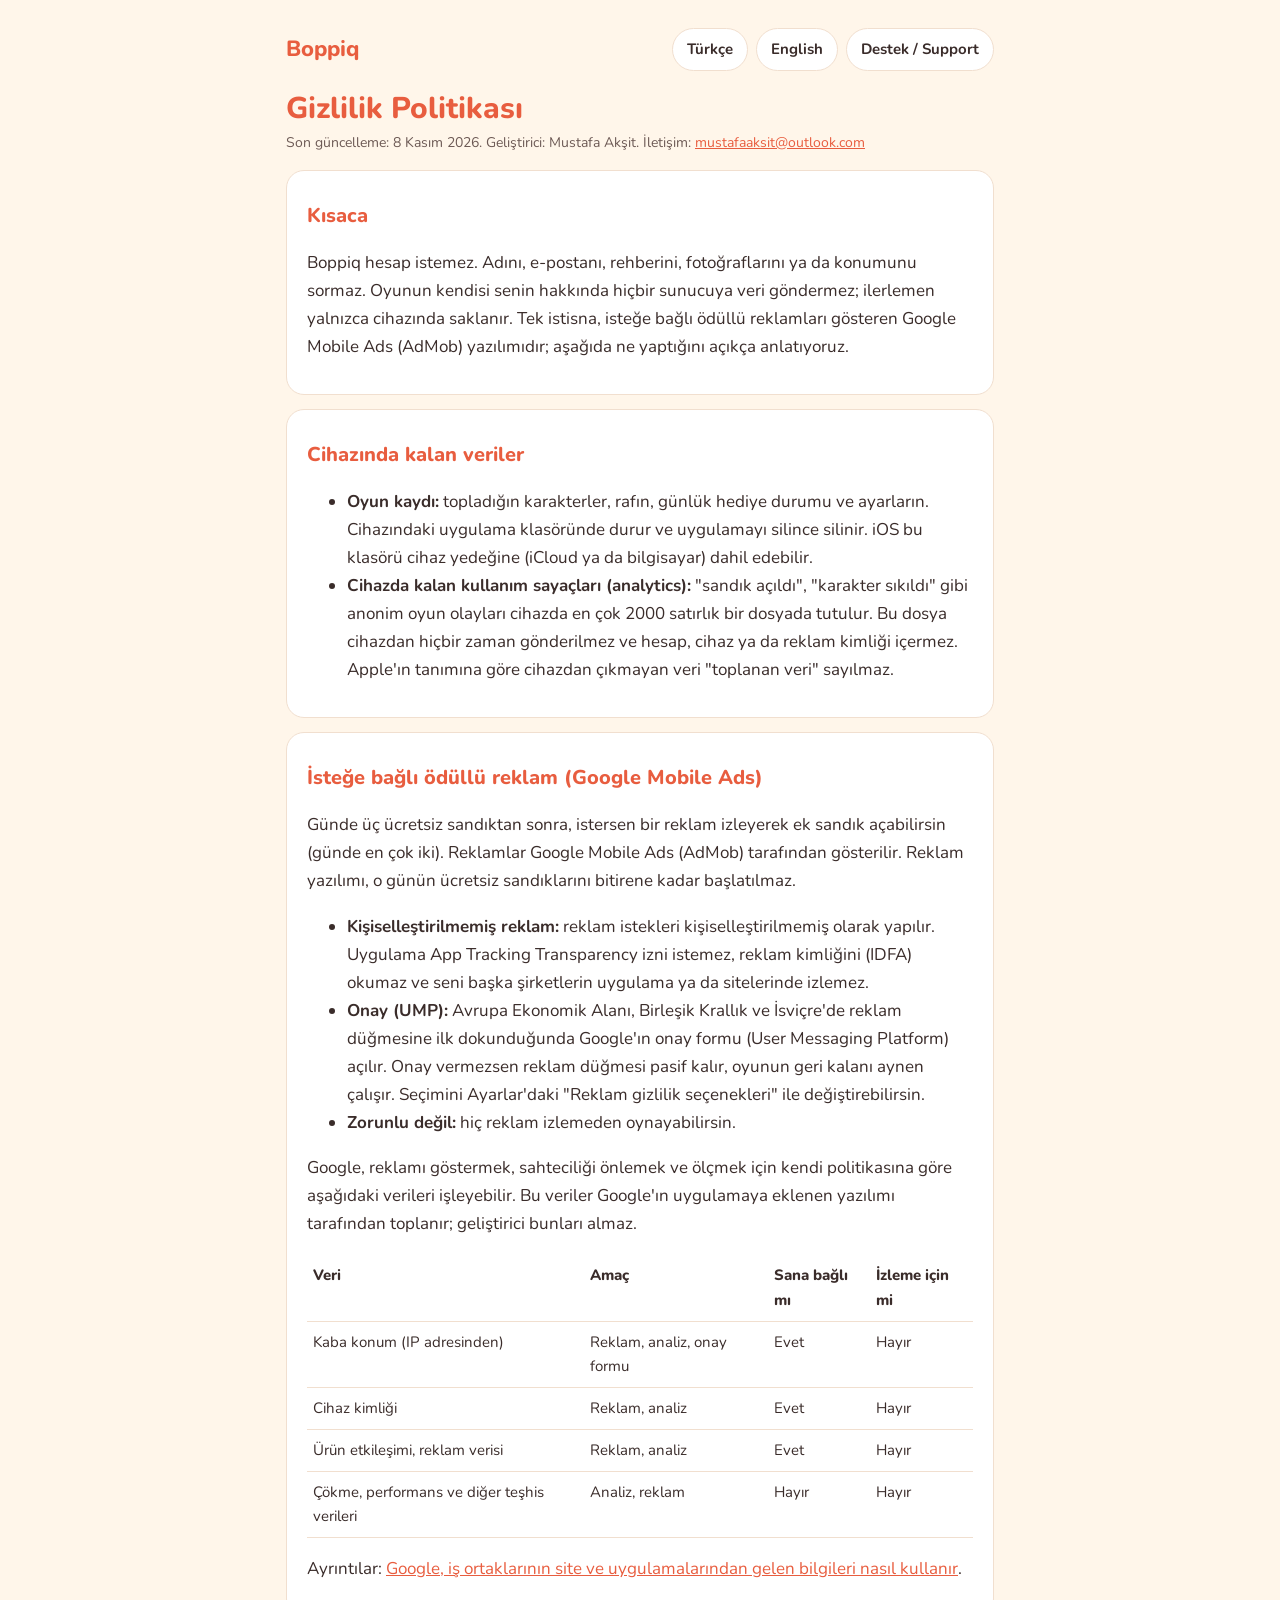
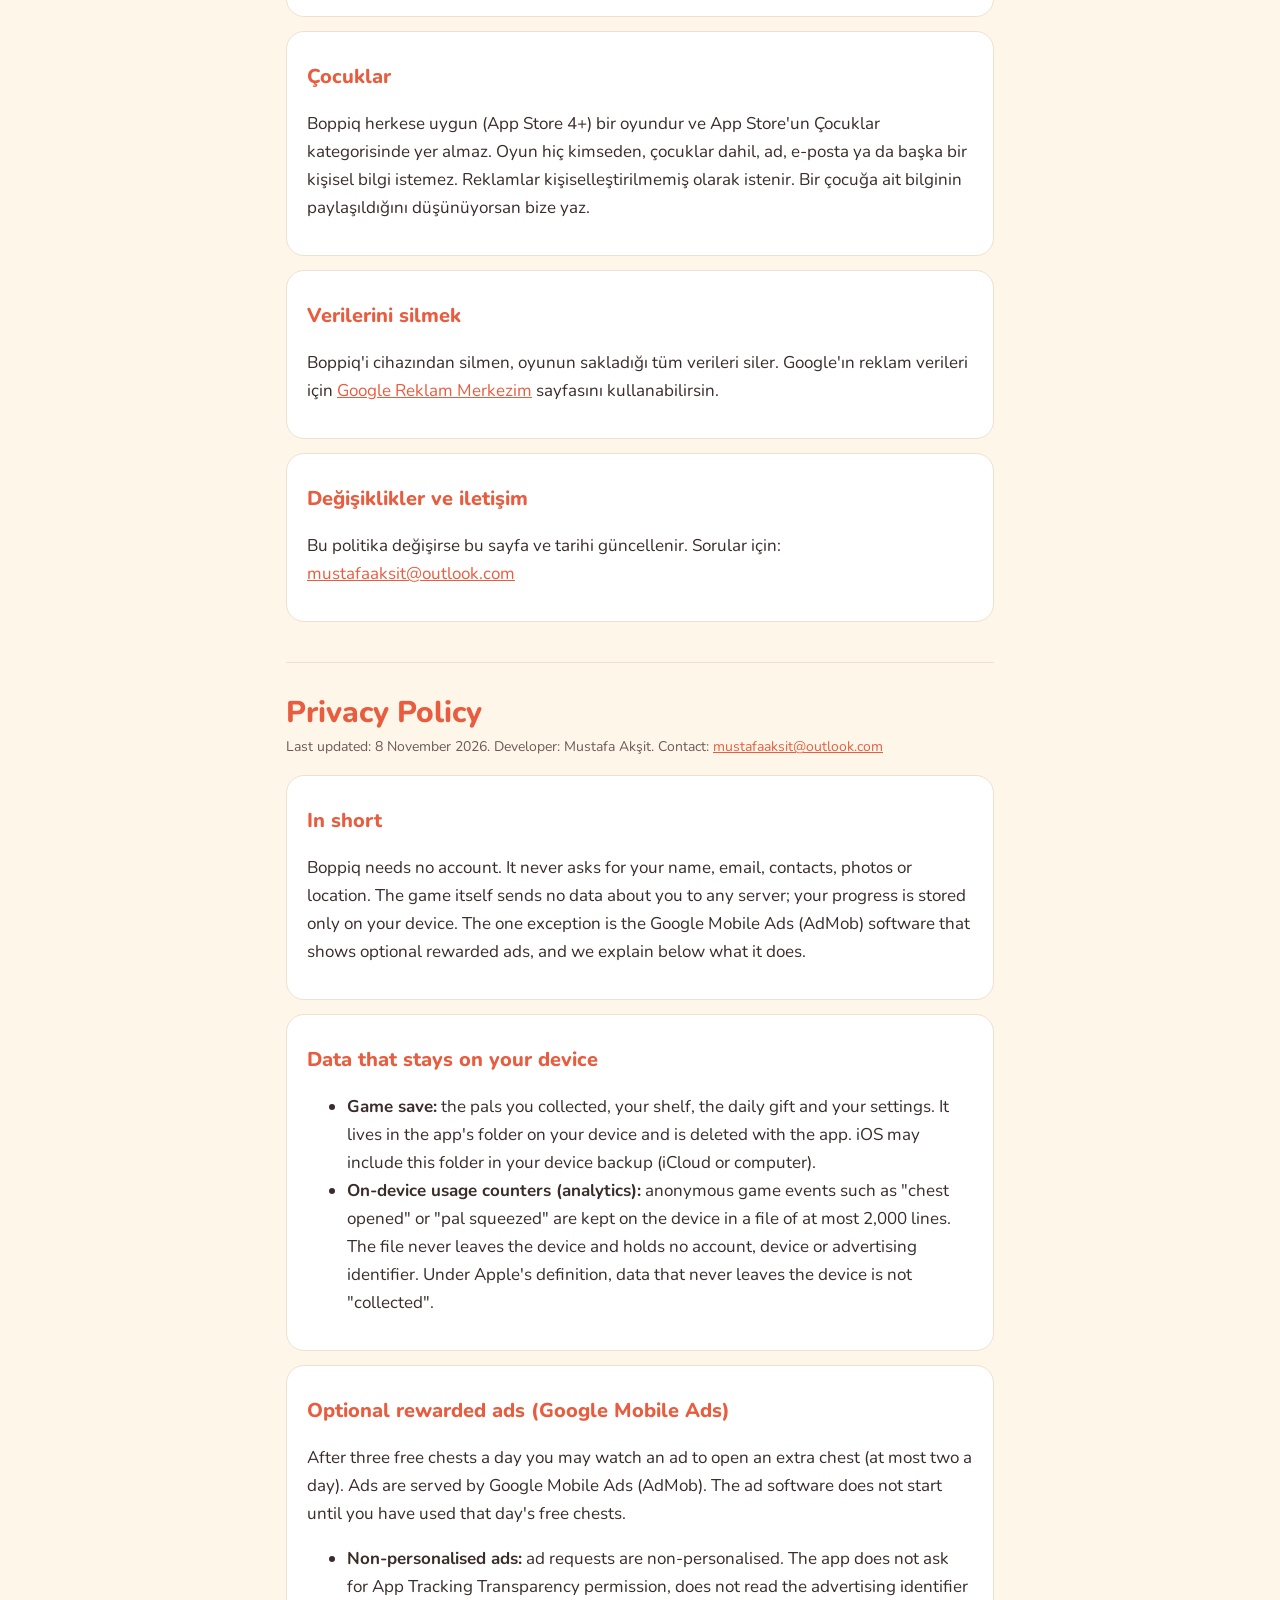
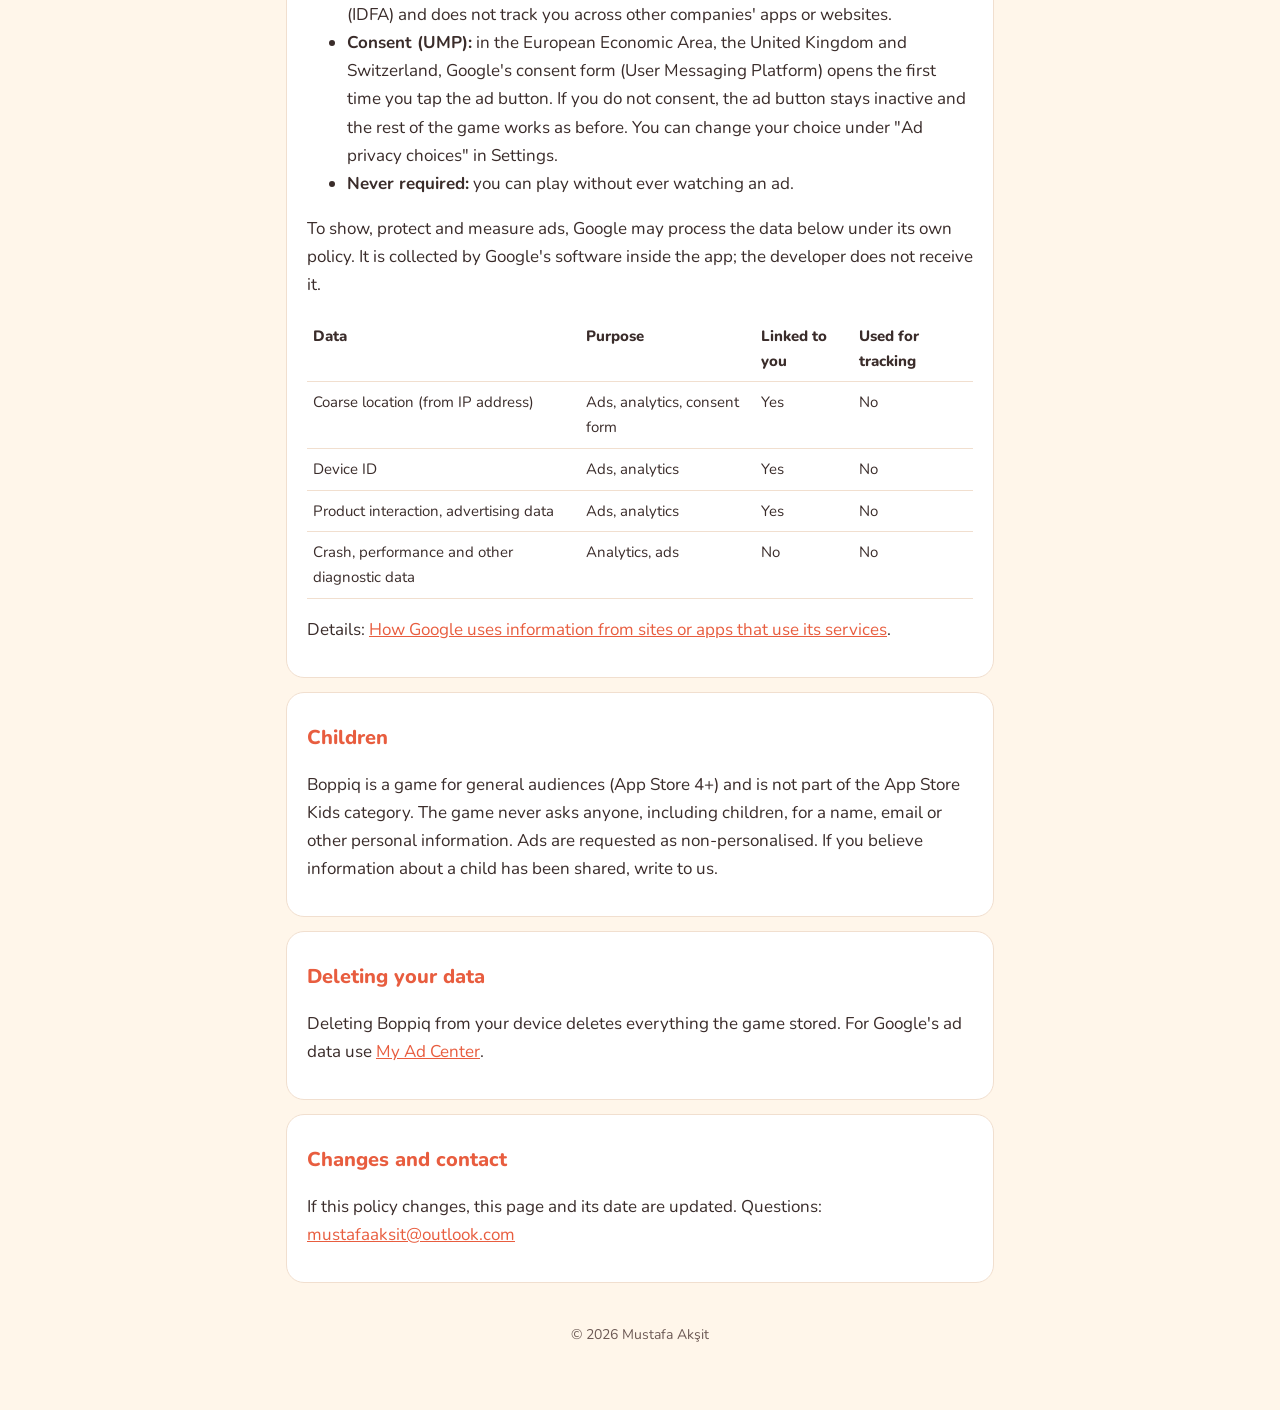
<file: index.html>
<!doctype html>
<html lang="tr"><head><meta charset="utf-8"><meta name="viewport" content="width=device-width,initial-scale=1">
<title>Boppiq Gizlilik Politikası / Privacy Policy</title>
<meta name="description" content="Boppiq gizlilik politikası. Boppiq privacy policy.">
<link rel="preconnect" href="https://fonts.googleapis.com"><link rel="preconnect" href="https://fonts.gstatic.com" crossorigin>
<link href="https://fonts.googleapis.com/css2?family=Nunito:wght@400;700;800&display=swap" rel="stylesheet">
<link rel="stylesheet" href="style.css"></head>
<body><main>
<header><a class="brand" href="./">Boppiq</a><nav class="lang"><a href="#tr" lang="tr">Türkçe</a><a href="#en" lang="en">English</a><a href="support.html">Destek / Support</a></nav></header>

<article id="tr" lang="tr">
<h1>Gizlilik Politikası</h1>
<p class="meta">Son güncelleme: 8 Kasım 2026. Geliştirici: Mustafa Akşit. İletişim: <a href="mailto:mustafaaksit@outlook.com">mustafaaksit@outlook.com</a></p>

<section><h2>Kısaca</h2>
<p>Boppiq hesap istemez. Adını, e-postanı, rehberini, fotoğraflarını ya da konumunu sormaz. Oyunun kendisi senin hakkında hiçbir sunucuya veri göndermez; ilerlemen yalnızca cihazında saklanır. Tek istisna, isteğe bağlı ödüllü reklamları gösteren Google Mobile Ads (AdMob) yazılımıdır; aşağıda ne yaptığını açıkça anlatıyoruz.</p></section>

<section><h2>Cihazında kalan veriler</h2>
<ul>
<li><strong>Oyun kaydı:</strong> topladığın karakterler, rafın, günlük hediye durumu ve ayarların. Cihazındaki uygulama klasöründe durur ve uygulamayı silince silinir. iOS bu klasörü cihaz yedeğine (iCloud ya da bilgisayar) dahil edebilir.</li>
<li><strong>Cihazda kalan kullanım sayaçları (analytics):</strong> "sandık açıldı", "karakter sıkıldı" gibi anonim oyun olayları cihazda en çok 2000 satırlık bir dosyada tutulur. Bu dosya cihazdan hiçbir zaman gönderilmez ve hesap, cihaz ya da reklam kimliği içermez. Apple'ın tanımına göre cihazdan çıkmayan veri "toplanan veri" sayılmaz.</li>
</ul></section>

<section><h2>İsteğe bağlı ödüllü reklam (Google Mobile Ads)</h2>
<p>Günde üç ücretsiz sandıktan sonra, istersen bir reklam izleyerek ek sandık açabilirsin (günde en çok iki). Reklamlar Google Mobile Ads (AdMob) tarafından gösterilir. Reklam yazılımı, o günün ücretsiz sandıklarını bitirene kadar başlatılmaz.</p>
<ul>
<li><strong>Kişiselleştirilmemiş reklam:</strong> reklam istekleri kişiselleştirilmemiş olarak yapılır. Uygulama App Tracking Transparency izni istemez, reklam kimliğini (IDFA) okumaz ve seni başka şirketlerin uygulama ya da sitelerinde izlemez.</li>
<li><strong>Onay (UMP):</strong> Avrupa Ekonomik Alanı, Birleşik Krallık ve İsviçre'de reklam düğmesine ilk dokunduğunda Google'ın onay formu (User Messaging Platform) açılır. Onay vermezsen reklam düğmesi pasif kalır, oyunun geri kalanı aynen çalışır. Seçimini Ayarlar'daki "Reklam gizlilik seçenekleri" ile değiştirebilirsin.</li>
<li><strong>Zorunlu değil:</strong> hiç reklam izlemeden oynayabilirsin.</li>
</ul>
<p>Google, reklamı göstermek, sahteciliği önlemek ve ölçmek için kendi politikasına göre aşağıdaki verileri işleyebilir. Bu veriler Google'ın uygulamaya eklenen yazılımı tarafından toplanır; geliştirici bunları almaz.</p>
<div class="wrap"><table>
<tr><th>Veri</th><th>Amaç</th><th>Sana bağlı mı</th><th>İzleme için mi</th></tr>
<tr><td>Kaba konum (IP adresinden)</td><td>Reklam, analiz, onay formu</td><td>Evet</td><td>Hayır</td></tr>
<tr><td>Cihaz kimliği</td><td>Reklam, analiz</td><td>Evet</td><td>Hayır</td></tr>
<tr><td>Ürün etkileşimi, reklam verisi</td><td>Reklam, analiz</td><td>Evet</td><td>Hayır</td></tr>
<tr><td>Çökme, performans ve diğer teşhis verileri</td><td>Analiz, reklam</td><td>Hayır</td><td>Hayır</td></tr>
</table></div>
<p>Ayrıntılar: <a href="https://policies.google.com/technologies/partner-sites?hl=tr">Google, iş ortaklarının site ve uygulamalarından gelen bilgileri nasıl kullanır</a>.</p></section>

<section><h2>Çocuklar</h2>
<p>Boppiq herkese uygun (App Store 4+) bir oyundur ve App Store'un Çocuklar kategorisinde yer almaz. Oyun hiç kimseden, çocuklar dahil, ad, e-posta ya da başka bir kişisel bilgi istemez. Reklamlar kişiselleştirilmemiş olarak istenir. Bir çocuğa ait bilginin paylaşıldığını düşünüyorsan bize yaz.</p></section>

<section><h2>Verilerini silmek</h2>
<p>Boppiq'i cihazından silmen, oyunun sakladığı tüm verileri siler. Google'ın reklam verileri için <a href="https://myadcenter.google.com/">Google Reklam Merkezim</a> sayfasını kullanabilirsin.</p></section>

<section><h2>Değişiklikler ve iletişim</h2>
<p>Bu politika değişirse bu sayfa ve tarihi güncellenir. Sorular için: <a href="mailto:mustafaaksit@outlook.com">mustafaaksit@outlook.com</a></p></section>
</article>

<hr>

<article id="en" lang="en">
<h1>Privacy Policy</h1>
<p class="meta">Last updated: 8 November 2026. Developer: Mustafa Akşit. Contact: <a href="mailto:mustafaaksit@outlook.com">mustafaaksit@outlook.com</a></p>

<section><h2>In short</h2>
<p>Boppiq needs no account. It never asks for your name, email, contacts, photos or location. The game itself sends no data about you to any server; your progress is stored only on your device. The one exception is the Google Mobile Ads (AdMob) software that shows optional rewarded ads, and we explain below what it does.</p></section>

<section><h2>Data that stays on your device</h2>
<ul>
<li><strong>Game save:</strong> the pals you collected, your shelf, the daily gift and your settings. It lives in the app's folder on your device and is deleted with the app. iOS may include this folder in your device backup (iCloud or computer).</li>
<li><strong>On-device usage counters (analytics):</strong> anonymous game events such as "chest opened" or "pal squeezed" are kept on the device in a file of at most 2,000 lines. The file never leaves the device and holds no account, device or advertising identifier. Under Apple's definition, data that never leaves the device is not "collected".</li>
</ul></section>

<section><h2>Optional rewarded ads (Google Mobile Ads)</h2>
<p>After three free chests a day you may watch an ad to open an extra chest (at most two a day). Ads are served by Google Mobile Ads (AdMob). The ad software does not start until you have used that day's free chests.</p>
<ul>
<li><strong>Non-personalised ads:</strong> ad requests are non-personalised. The app does not ask for App Tracking Transparency permission, does not read the advertising identifier (IDFA) and does not track you across other companies' apps or websites.</li>
<li><strong>Consent (UMP):</strong> in the European Economic Area, the United Kingdom and Switzerland, Google's consent form (User Messaging Platform) opens the first time you tap the ad button. If you do not consent, the ad button stays inactive and the rest of the game works as before. You can change your choice under "Ad privacy choices" in Settings.</li>
<li><strong>Never required:</strong> you can play without ever watching an ad.</li>
</ul>
<p>To show, protect and measure ads, Google may process the data below under its own policy. It is collected by Google's software inside the app; the developer does not receive it.</p>
<div class="wrap"><table>
<tr><th>Data</th><th>Purpose</th><th>Linked to you</th><th>Used for tracking</th></tr>
<tr><td>Coarse location (from IP address)</td><td>Ads, analytics, consent form</td><td>Yes</td><td>No</td></tr>
<tr><td>Device ID</td><td>Ads, analytics</td><td>Yes</td><td>No</td></tr>
<tr><td>Product interaction, advertising data</td><td>Ads, analytics</td><td>Yes</td><td>No</td></tr>
<tr><td>Crash, performance and other diagnostic data</td><td>Analytics, ads</td><td>No</td><td>No</td></tr>
</table></div>
<p>Details: <a href="https://policies.google.com/technologies/partner-sites">How Google uses information from sites or apps that use its services</a>.</p></section>

<section><h2>Children</h2>
<p>Boppiq is a game for general audiences (App Store 4+) and is not part of the App Store Kids category. The game never asks anyone, including children, for a name, email or other personal information. Ads are requested as non-personalised. If you believe information about a child has been shared, write to us.</p></section>

<section><h2>Deleting your data</h2>
<p>Deleting Boppiq from your device deletes everything the game stored. For Google's ad data use <a href="https://myadcenter.google.com/">My Ad Center</a>.</p></section>

<section><h2>Changes and contact</h2>
<p>If this policy changes, this page and its date are updated. Questions: <a href="mailto:mustafaaksit@outlook.com">mustafaaksit@outlook.com</a></p></section>
</article>
<footer>© 2026 Mustafa Akşit</footer>
</main></body></html>
</file>
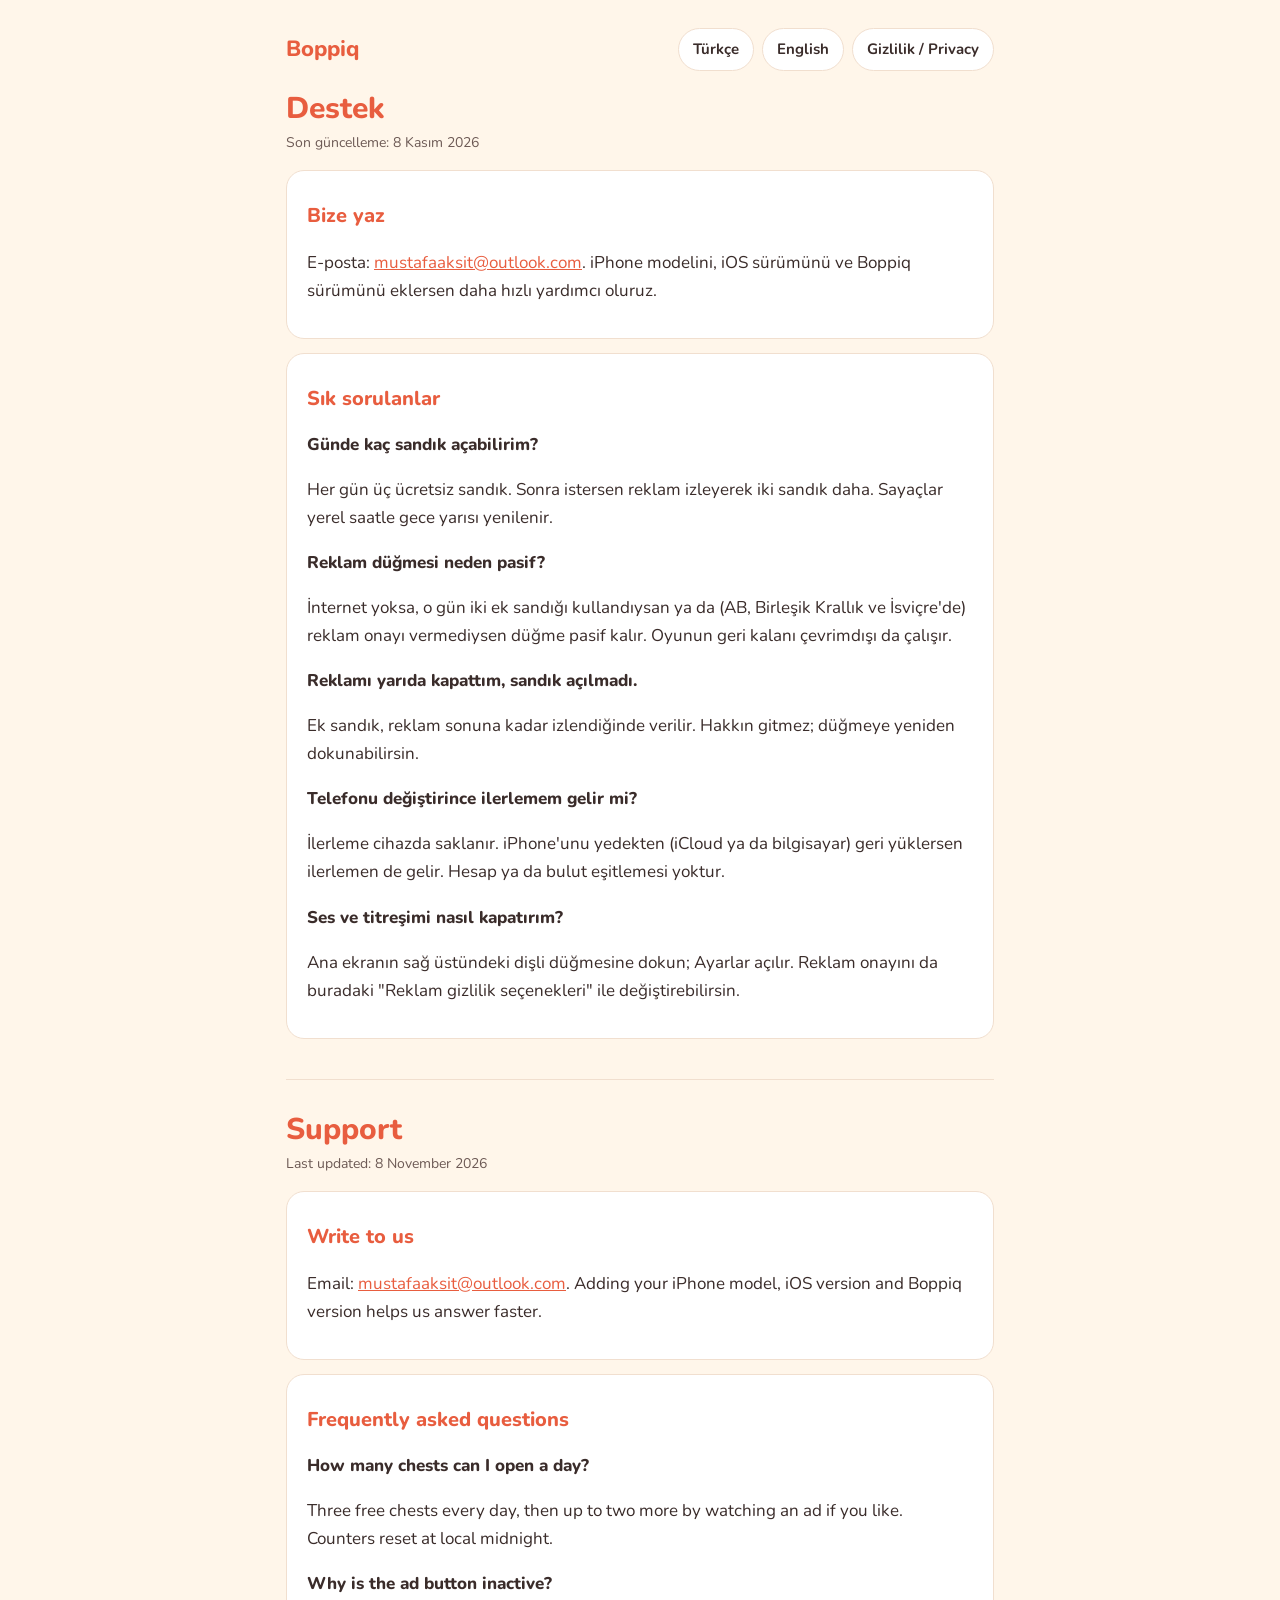
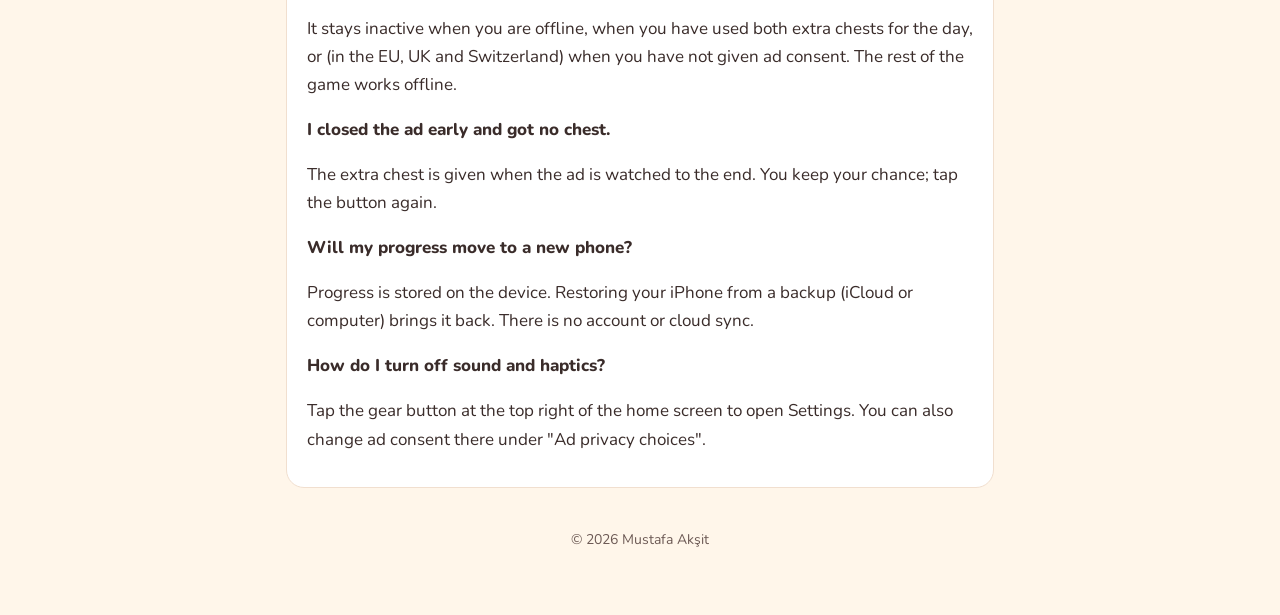
<file: support.html>
<!doctype html>
<html lang="tr"><head><meta charset="utf-8"><meta name="viewport" content="width=device-width,initial-scale=1">
<title>Boppiq Destek / Support</title>
<meta name="description" content="Boppiq destek ve sık sorulanlar. Boppiq support and FAQ.">
<link rel="preconnect" href="https://fonts.googleapis.com"><link rel="preconnect" href="https://fonts.gstatic.com" crossorigin>
<link href="https://fonts.googleapis.com/css2?family=Nunito:wght@400;700;800&display=swap" rel="stylesheet">
<link rel="stylesheet" href="style.css"></head>
<body><main>
<header><a class="brand" href="./">Boppiq</a><nav class="lang"><a href="#tr" lang="tr">Türkçe</a><a href="#en" lang="en">English</a><a href="./">Gizlilik / Privacy</a></nav></header>

<article id="tr" lang="tr">
<h1>Destek</h1>
<p class="meta">Son güncelleme: 8 Kasım 2026</p>
<section><h2>Bize yaz</h2>
<p>E-posta: <a href="mailto:mustafaaksit@outlook.com">mustafaaksit@outlook.com</a>. iPhone modelini, iOS sürümünü ve Boppiq sürümünü eklersen daha hızlı yardımcı oluruz.</p></section>
<section><h2>Sık sorulanlar</h2>
<h3>Günde kaç sandık açabilirim?</h3>
<p>Her gün üç ücretsiz sandık. Sonra istersen reklam izleyerek iki sandık daha. Sayaçlar yerel saatle gece yarısı yenilenir.</p>
<h3>Reklam düğmesi neden pasif?</h3>
<p>İnternet yoksa, o gün iki ek sandığı kullandıysan ya da (AB, Birleşik Krallık ve İsviçre'de) reklam onayı vermediysen düğme pasif kalır. Oyunun geri kalanı çevrimdışı da çalışır.</p>
<h3>Reklamı yarıda kapattım, sandık açılmadı.</h3>
<p>Ek sandık, reklam sonuna kadar izlendiğinde verilir. Hakkın gitmez; düğmeye yeniden dokunabilirsin.</p>
<h3>Telefonu değiştirince ilerlemem gelir mi?</h3>
<p>İlerleme cihazda saklanır. iPhone'unu yedekten (iCloud ya da bilgisayar) geri yüklersen ilerlemen de gelir. Hesap ya da bulut eşitlemesi yoktur.</p>
<h3>Ses ve titreşimi nasıl kapatırım?</h3>
<p>Ana ekranın sağ üstündeki dişli düğmesine dokun; Ayarlar açılır. Reklam onayını da buradaki "Reklam gizlilik seçenekleri" ile değiştirebilirsin.</p>
</section>
</article>

<hr>

<article id="en" lang="en">
<h1>Support</h1>
<p class="meta">Last updated: 8 November 2026</p>
<section><h2>Write to us</h2>
<p>Email: <a href="mailto:mustafaaksit@outlook.com">mustafaaksit@outlook.com</a>. Adding your iPhone model, iOS version and Boppiq version helps us answer faster.</p></section>
<section><h2>Frequently asked questions</h2>
<h3>How many chests can I open a day?</h3>
<p>Three free chests every day, then up to two more by watching an ad if you like. Counters reset at local midnight.</p>
<h3>Why is the ad button inactive?</h3>
<p>It stays inactive when you are offline, when you have used both extra chests for the day, or (in the EU, UK and Switzerland) when you have not given ad consent. The rest of the game works offline.</p>
<h3>I closed the ad early and got no chest.</h3>
<p>The extra chest is given when the ad is watched to the end. You keep your chance; tap the button again.</p>
<h3>Will my progress move to a new phone?</h3>
<p>Progress is stored on the device. Restoring your iPhone from a backup (iCloud or computer) brings it back. There is no account or cloud sync.</p>
<h3>How do I turn off sound and haptics?</h3>
<p>Tap the gear button at the top right of the home screen to open Settings. You can also change ad consent there under "Ad privacy choices".</p>
</section>
</article>
<footer>© 2026 Mustafa Akşit</footer>
</main></body></html>
</file>
<file: style.css>
:root{--bg:#fff6ea;--ink:#3a2c2a;--muted:#6d5a55;--accent:#e85d3f;--card:#ffffff;--line:#f1dfcf}
*{box-sizing:border-box}
html{scroll-behavior:smooth}
body{margin:0;background:var(--bg);color:var(--ink);font:17px/1.65 "Nunito",-apple-system,BlinkMacSystemFont,"Segoe UI",Roboto,sans-serif}
main{max-width:740px;margin:0 auto;padding:28px 16px 64px}
header{display:flex;flex-wrap:wrap;align-items:center;justify-content:space-between;gap:12px;margin-bottom:20px}
.brand{font-weight:800;font-size:22px;color:var(--accent);text-decoration:none}
.lang{display:flex;gap:8px}
.lang a,.links a{display:inline-block;padding:8px 14px;border-radius:999px;background:var(--card);border:1px solid var(--line);color:var(--ink);text-decoration:none;font-weight:700;font-size:15px}
.lang a:hover,.links a:hover{border-color:var(--accent);color:var(--accent)}
h1{color:var(--accent);font-weight:800;font-size:30px;line-height:1.2;margin:8px 0 4px}
h2{color:var(--accent);font-weight:800;font-size:20px;margin:22px 0 6px}
h3{font-weight:800;font-size:17px;margin:16px 0 2px}
.meta{color:var(--muted);font-size:14px;margin:0 0 16px}
article{scroll-margin-top:16px;margin-bottom:40px}
section{background:var(--card);border:1px solid var(--line);border-radius:18px;padding:6px 20px 16px;margin:14px 0}
table{width:100%;border-collapse:collapse;font-size:15px}
th,td{text-align:left;vertical-align:top;padding:8px 6px;border-bottom:1px solid var(--line)}
th{font-weight:800}
.wrap{overflow-x:auto}
a{color:var(--accent)}
.links{display:flex;flex-wrap:wrap;gap:8px;margin:8px 0}
hr{border:0;border-top:1px solid var(--line);margin:32px 0}
footer{color:var(--muted);font-size:14px;text-align:center}
</file>
